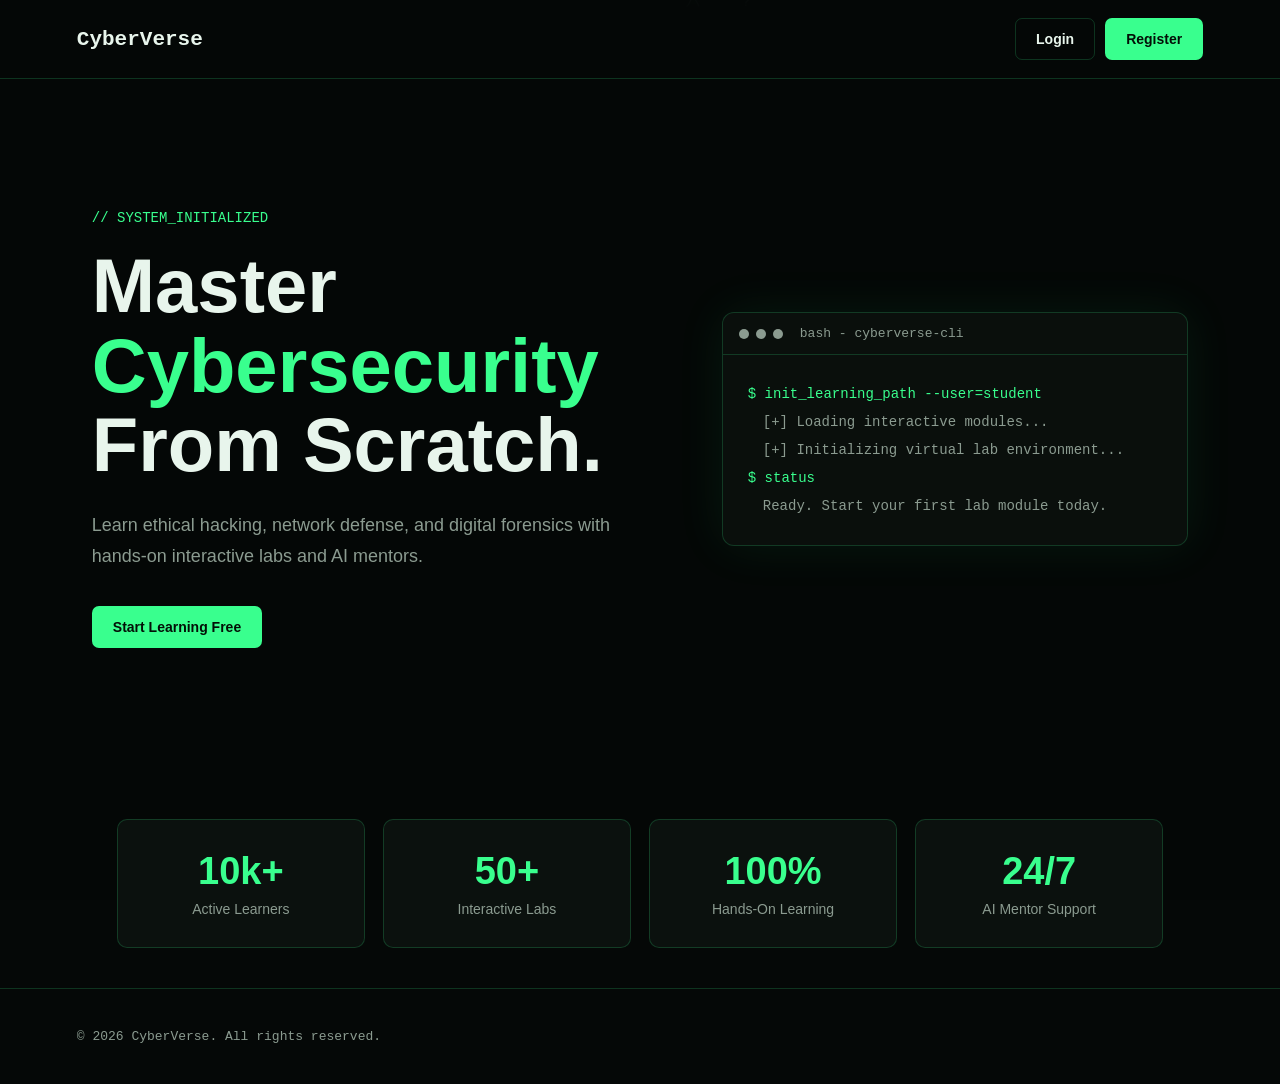
<file: CyberVerse — Master Cybersecurity/index.html>
<!doctype html><html><head><meta charset=utf8><meta name=viewport content="width=device-width,initial-scale=1"><style>:root{color-scheme:light}body{margin:0;padding:0;font:14px -apple-system,BlinkMacSystemFont,sans-serif;background:#fff;color:#000}img{max-width:100%}[hidden]:not([hidden=until-found i]){display:none!important}</style></head><body>
<!DOCTYPE html>
<html lang="en">

<head>
    <meta charset="UTF-8">
    <meta name="viewport" content="width=device-width, initial-scale=1.0">
    <title>CyberVerse — Master Cybersecurity</title>
    <link rel="stylesheet" href="css/style.css">
    <link rel="stylesheet" href="css/auth.css">
</head>

<body>

    <!-- Hacker Matrix Background -->
    <canvas id="matrixCanvas"></canvas>

    <!-- Top Navigation Bar -->
    <header class="navbar">
        <div class="logo">
            CyberVerse
        </div>

        <!-- Login and Register options in Navigation Bar -->
        <div id="navAuthArea" class="nav-buttons">
            <a href="login.html" class="btn btn-ghost">Login</a>
            <a href="register.html" class="btn btn-primary">Register</a>
        </div>
    </header>

    <main>
        <!-- Hero Section -->
        <section class="hero">
            <div>
                <p class="terminal-label">// SYSTEM_INITIALIZED</p>
                <h1>Master <span>Cybersecurity</span> From Scratch.</h1>
                <p class="hero-text">
                    Learn ethical hacking, network defense, and digital forensics with hands-on interactive labs and AI mentors.
                </p>
                <div class="hero-buttons">
                    <a href="register.html" class="btn btn-primary">Start Learning Free</a>
                </div>
            </div>

            <!-- Terminal Component -->
            <div class="terminal">
                <div class="terminal-header">
                    <span class="terminal-dot"></span>
                    <span class="terminal-dot"></span>
                    <span class="terminal-dot"></span>
                    <span class="terminal-title">bash - cyberverse-cli</span>
                </div>
                <div class="terminal-body">
                    <p class="green">$ init_learning_path --user=student</p>
                    <p class="output">[+] Loading interactive modules...</p>
                    <p class="output">[+] Initializing virtual lab environment...</p>
                    <p class="green">$ status</p>
                    <p class="output">Ready. Start your first lab module today.</p>
                </div>
            </div>
        </section>

        <!-- Stats Section -->
        <section class="stats">
            <div class="stat-card">
                <h2>10k+</h2>
                <p>Active Learners</p>
            </div>
            <div class="stat-card">
                <h2>50+</h2>
                <p>Interactive Labs</p>
            </div>
            <div class="stat-card">
                <h2>100%</h2>
                <p>Hands-On Learning</p>
            </div>
            <div class="stat-card">
                <h2>24/7</h2>
                <p>AI Mentor Support</p>
            </div>
        </section>
    </main>

    <footer>
        <p class="copyright">&copy; 2026 CyberVerse. All rights reserved.</p>
    </footer>

    <!-- Scripts -->
    <script src="js/script.js"></script>
    <script src="js/auth.js"></script>
</body>

</html>
</body></html>
</file>
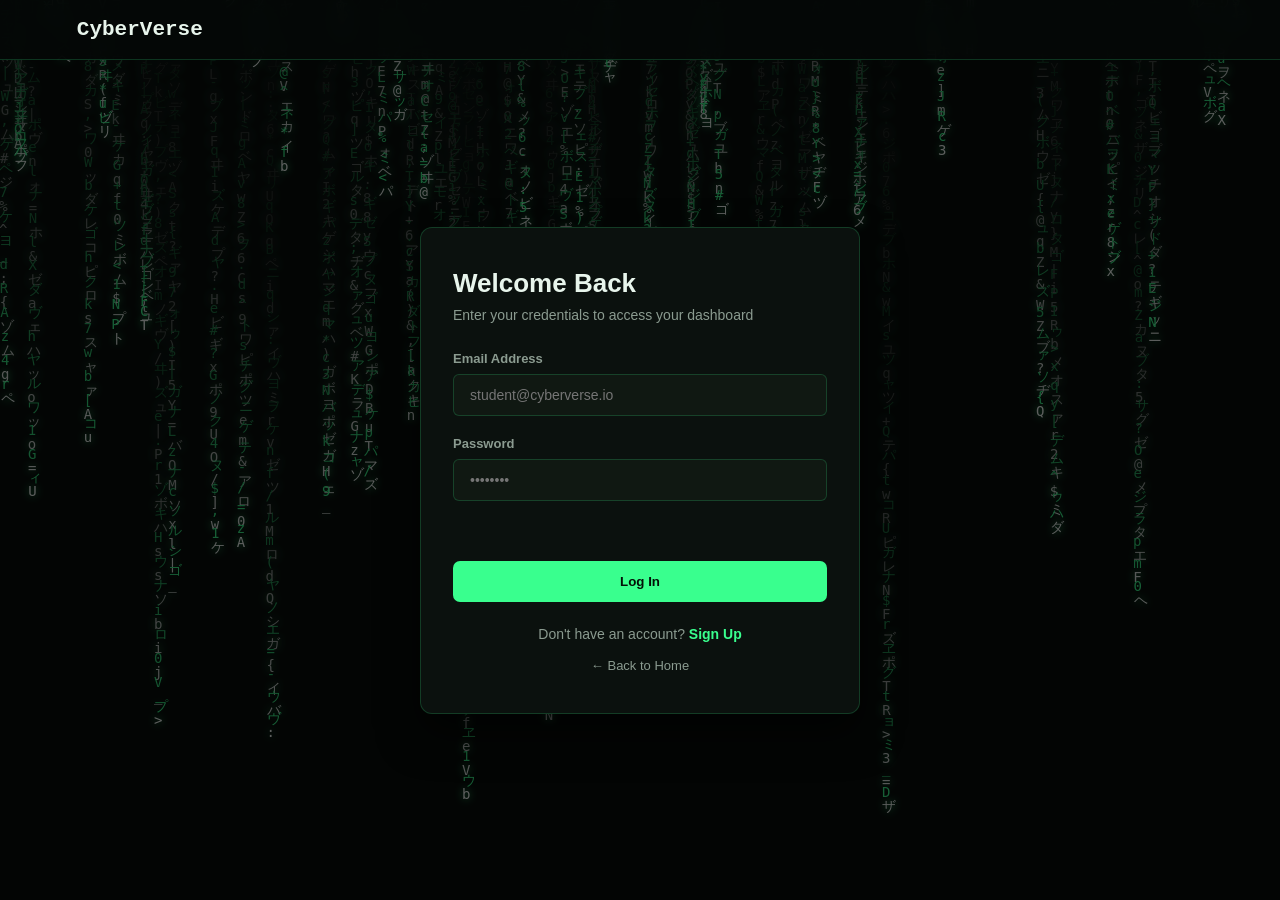
<file: CyberVerse — Master Cybersecurity/ai-mentors.html>
<!DOCTYPE html>
<html lang="en">

<head>
    <meta charset="UTF-8">
    <meta name="viewport" content="width=device-width, initial-scale=1.0">
    <title>CyberVerse — AI Mentors</title>
    <link rel="stylesheet" href="css/style.css">
    <link rel="stylesheet" href="css/auth.css">
    <link rel="stylesheet" href="css/pages.css">
</head>

<body>

    <canvas id="matrixCanvas"></canvas>

    <header class="navbar">

        <div class="logo">
            CyberVerse
        </div>

        <div class="profile-dropdown">
            <button id="avatarBtn" class="avatar-btn" aria-label="User Menu">
                <svg width="24" height="24" viewBox="0 0 24 24" fill="currentColor">
                    <path d="M12 2C6.48 2 2 6.48 2 12s4.48 10 10 10 10-4.48 10-10S17.52 2 12 2zm0 3c1.66 0 3 1.34 3 3s-1.34 3-3 3-3-1.34-3-3 1.34-3 3-3zm0 14.2c-2.5 0-4.71-1.28-6-3.22.03-1.99 4-3.08 6-3.08 1.99 0 5.97 1.09 6 3.08-1.29 1.94-3.5 3.22-6 3.22z" />
                </svg>
            </button>

            <div id="dropdownMenu" class="dropdown-content">
                <a href="index.html">Home</a>
                <a href="dashboard.html">Dashboard</a>
                <a href="roadmaps.html">Roadmaps</a>
                <a href="courses.html">Courses</a>
                <a href="labs.html">Labs</a>
                <a href="ai-mentors.html">AI Mentors</a>
                <a href="#" id="logoutBtn" class="dropdown-logout">Logout</a>
            </div>
        </div>

    </header>

    <main class="page-container">
        <section class="page-header">
            <p class="page-label">// AI MENTORS</p>
            <h1>Choose Your Mentor</h1>
            <p class="page-sub">Each mentor specializes in a different area of the curriculum. Pick one and ask a question to get started.</p>
        </section>

        <div id="mentorGrid" class="mentor-grid"></div>

        <div id="chatPanel" class="chat-panel">
            <div class="chat-header">
                <div class="mentor-avatar" id="chatAvatar"></div>
                <div class="chat-header-text">
                    <h4 id="chatName">Mentor</h4>
                    <p id="chatSpecialty">Specialty</p>
                </div>
            </div>
            <div id="chatMessages" class="chat-messages"></div>
            <div id="chatSuggestions" class="chat-suggestions"></div>
            <div class="chat-input-row">
                <input type="text" id="chatInput" placeholder="Ask a question...">
                <button id="chatSendBtn" class="btn btn-primary">Send</button>
            </div>
        </div>
    </main>

    <script src="js/script.js"></script>
    <script src="js/auth.js"></script>
    <script src="js/pages.js"></script>
</body>

</html>
</file>
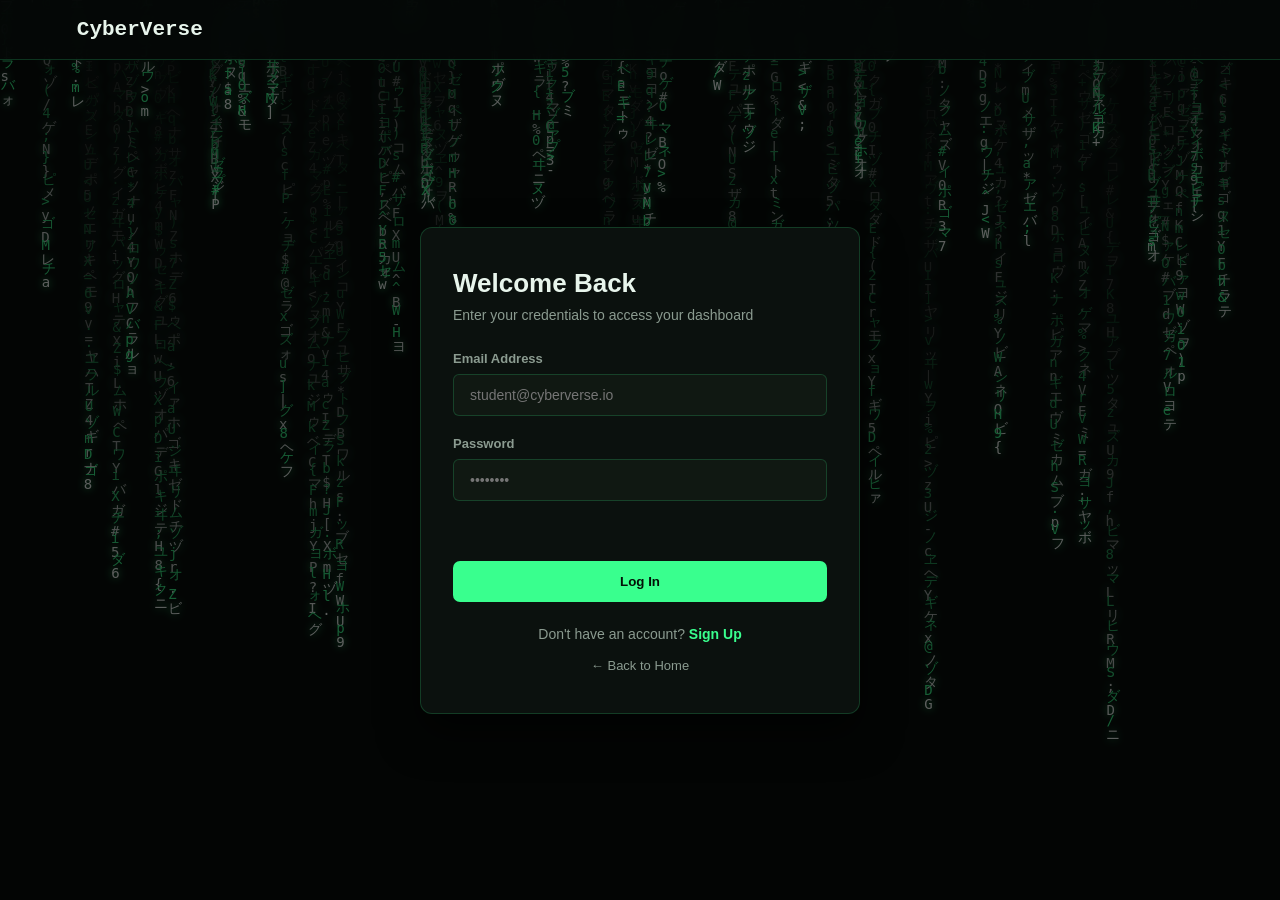
<file: CyberVerse — Master Cybersecurity/courses.html>
<!DOCTYPE html>
<html lang="en">

<head>
    <meta charset="UTF-8">
    <meta name="viewport" content="width=device-width, initial-scale=1.0">
    <title>CyberVerse — Courses</title>
    <link rel="stylesheet" href="css/style.css">
    <link rel="stylesheet" href="css/auth.css">
    <link rel="stylesheet" href="css/pages.css">
</head>

<body>

    <canvas id="matrixCanvas"></canvas>

    <header class="navbar">

        <div class="logo">
            CyberVerse
        </div>

        <div class="profile-dropdown">
            <button id="avatarBtn" class="avatar-btn" aria-label="User Menu">
                <svg width="24" height="24" viewBox="0 0 24 24" fill="currentColor">
                    <path d="M12 2C6.48 2 2 6.48 2 12s4.48 10 10 10 10-4.48 10-10S17.52 2 12 2zm0 3c1.66 0 3 1.34 3 3s-1.34 3-3 3-3-1.34-3-3 1.34-3 3-3zm0 14.2c-2.5 0-4.71-1.28-6-3.22.03-1.99 4-3.08 6-3.08 1.99 0 5.97 1.09 6 3.08-1.29 1.94-3.5 3.22-6 3.22z" />
                </svg>
            </button>

            <div id="dropdownMenu" class="dropdown-content">
                <a href="index.html">Home</a>
                <a href="dashboard.html">Dashboard</a>
                <a href="roadmaps.html">Roadmaps</a>
                <a href="courses.html">Courses</a>
                <a href="labs.html">Labs</a>
                <a href="ai-mentors.html">AI Mentors</a>
                <a href="#" id="logoutBtn" class="dropdown-logout">Logout</a>
            </div>
        </div>

    </header>

    <main class="page-container">
        <section class="page-header">
            <p class="page-label">// COURSE CATALOG</p>
            <h1>All Courses</h1>
            <p class="page-sub">The full CyberVerse curriculum — 9 courses, each with 3 levels and hands-on lesson content. Pick one to start learning.</p>
        </section>

        <div class="course-filters">
            <button class="filter-btn active" data-filter="all">All</button>
            <button class="filter-btn" data-filter="beginner">Beginner</button>
            <button class="filter-btn" data-filter="intermediate">Intermediate</button>
            <button class="filter-btn" data-filter="advanced">Advanced</button>
        </div>

        <div class="course-grid">

            <div class="course-card" data-level="beginner">
                <span class="course-card-num">01</span>
                <h3>Cybersecurity Fundamentals</h3>
                <p>Computers, networks and security basics — the CIA triad, how networks communicate, and the threat landscape.</p>
                <div class="module-meta"><span class="tag tag-beginner">Beginner</span><span class="module-lessons">6 lessons · 3 levels</span></div>
                <button class="btn btn-primary module-btn" data-module="1">View Course</button>
            </div>

            <div class="course-card" data-level="beginner">
                <span class="course-card-num">02</span>
                <h3>Security Hygiene</h3>
                <p>Passwords, MFA, safe browsing, device hardening and backup strategy for everyday safety.</p>
                <div class="module-meta"><span class="tag tag-beginner">Beginner</span><span class="module-lessons">6 lessons · 3 levels</span></div>
                <button class="btn btn-primary module-btn" data-module="2">View Course</button>
            </div>

            <div class="course-card" data-level="beginner">
                <span class="course-card-num">03</span>
                <h3>Common Cyber Threats</h3>
                <p>Phishing, malware, ransomware, DoS, man-in-the-middle, APTs and zero-days.</p>
                <div class="module-meta"><span class="tag tag-beginner">Beginner</span><span class="module-lessons">6 lessons · 3 levels</span></div>
                <button class="btn btn-primary module-btn" data-module="3">View Course</button>
            </div>

            <div class="course-card" data-level="intermediate">
                <span class="course-card-num">04</span>
                <h3>Network Security</h3>
                <p>Firewalls, VPNs, IDS/IPS, wireless security, Zero Trust and SIEM monitoring.</p>
                <div class="module-meta"><span class="tag tag-intermediate">Intermediate</span><span class="module-lessons">6 lessons · 3 levels</span></div>
                <button class="btn btn-primary module-btn" data-module="4">View Course</button>
            </div>

            <div class="course-card" data-level="intermediate">
                <span class="course-card-num">05</span>
                <h3>Defense Basics</h3>
                <p>Encryption, authentication vs. authorization, access control, PKI and endpoint protection.</p>
                <div class="module-meta"><span class="tag tag-intermediate">Intermediate</span><span class="module-lessons">6 lessons · 3 levels</span></div>
                <button class="btn btn-primary module-btn" data-module="5">View Course</button>
            </div>

            <div class="course-card" data-level="intermediate">
                <span class="course-card-num">06</span>
                <h3>Ethical Hacking &amp; Pen Testing</h3>
                <p>The full pen test methodology — recon, scanning, exploitation, escalation and reporting.</p>
                <div class="module-meta"><span class="tag tag-intermediate">Intermediate</span><span class="module-lessons">6 lessons · 3 levels</span></div>
                <button class="btn btn-primary module-btn" data-module="6">View Course</button>
            </div>

            <div class="course-card" data-level="advanced">
                <span class="course-card-num">07</span>
                <h3>Web Application Security</h3>
                <p>OWASP Top 10, SQL injection, XSS, CSRF, session hijacking and API security.</p>
                <div class="module-meta"><span class="tag tag-advanced">Advanced</span><span class="module-lessons">6 lessons · 3 levels</span></div>
                <button class="btn btn-primary module-btn" data-module="7">View Course</button>
            </div>

            <div class="course-card" data-level="advanced">
                <span class="course-card-num">08</span>
                <h3>Digital Forensics &amp; Incident Response</h3>
                <p>The IR lifecycle, evidence handling, log and memory forensics, and incident reporting.</p>
                <div class="module-meta"><span class="tag tag-advanced">Advanced</span><span class="module-lessons">6 lessons · 3 levels</span></div>
                <button class="btn btn-primary module-btn" data-module="8">View Course</button>
            </div>

            <div class="course-card" data-level="advanced">
                <span class="course-card-num">09</span>
                <h3>Practical Security Labs</h3>
                <p>Capstone labs, CTFs, bug bounty basics, certification paths and staying current.</p>
                <div class="module-meta"><span class="tag tag-advanced">Advanced</span><span class="module-lessons">6 lessons · 3 levels</span></div>
                <button class="btn btn-primary module-btn" data-module="9">View Course</button>
            </div>

        </div>
    </main>

    <!-- Module Content Modal (shared with Dashboard) -->
    <div id="moduleModal" class="modal-overlay">
        <div class="modal-card">
            <button id="modalCloseBtn" class="modal-close" aria-label="Close">&times;</button>

            <div id="levelPickerView" class="level-picker-view">
                <p class="modal-module-label">// MODULE</p>
                <h2 id="modalModuleTitle">Module</h2>
                <p class="level-picker-sub">Choose a level to begin</p>
                <div id="levelCards" class="level-cards"></div>
            </div>

            <div id="lessonView" class="lesson-view">
                <div class="modal-sidebar">
                    <button id="backToLevelsBtn" class="back-to-levels">&larr; Levels</button>
                    <p class="modal-module-label" id="activeLevelLabel"></p>
                    <ul id="modalLessonList" class="lesson-list"></ul>
                </div>
                <div class="modal-main">
                    <p class="modal-lesson-index" id="modalLessonIndex"></p>
                    <h3 id="modalLessonTitle">Lesson</h3>
                    <div id="modalLessonBody" class="modal-lesson-body"></div>
                    <div class="modal-footer">
                        <button id="modalPrevBtn" class="btn btn-ghost">&larr; Previous</button>
                        <button id="modalCompleteBtn" class="btn btn-outline">Mark as Complete</button>
                        <button id="modalNextBtn" class="btn btn-primary">Next &rarr;</button>
                    </div>
                </div>
            </div>
        </div>
    </div>

    <script src="js/script.js"></script>
    <script src="js/auth.js"></script>
    <script src="js/modules.js"></script>
    <script src="js/pages.js"></script>
</body>

</html>
</file>
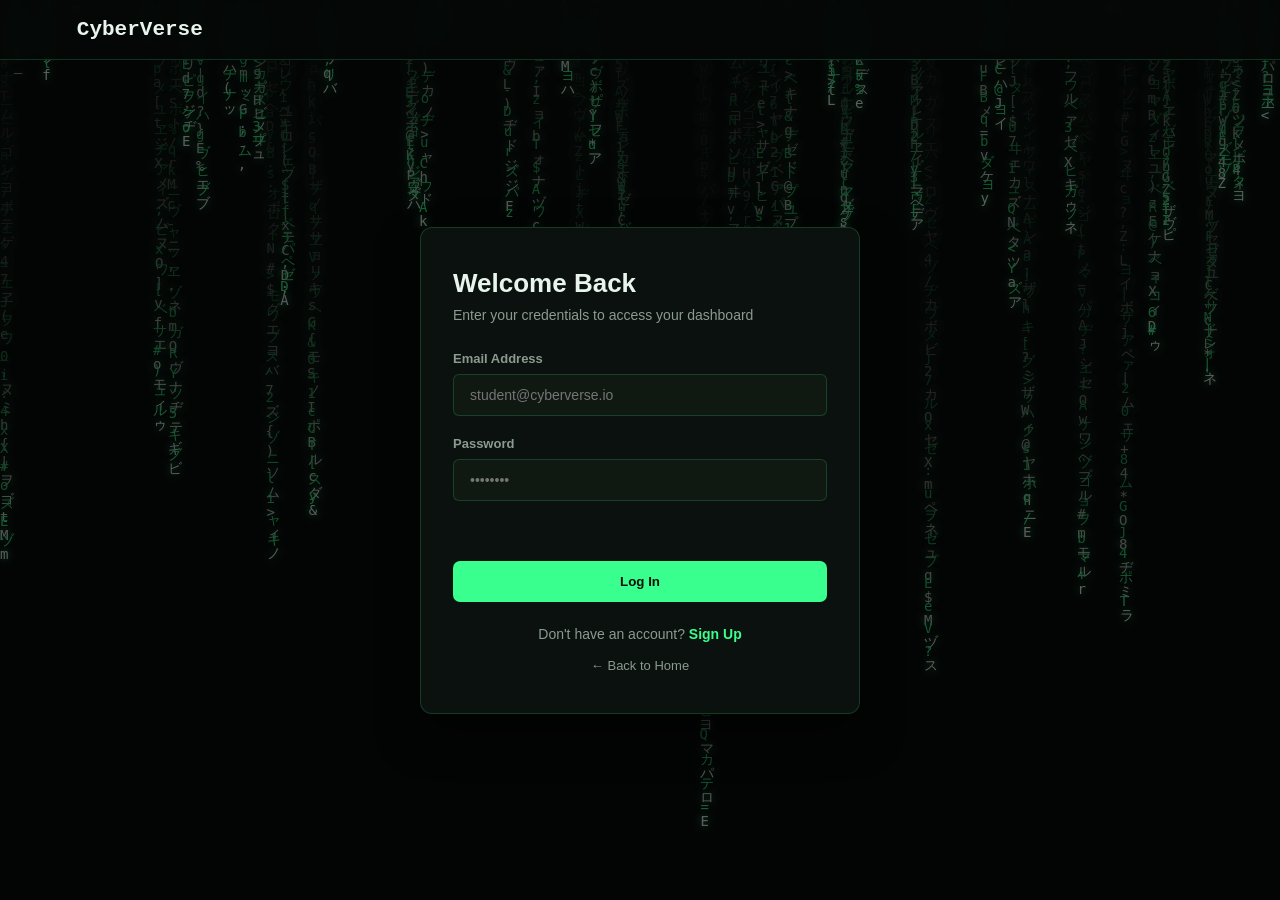
<file: CyberVerse — Master Cybersecurity/dashboard.html>
<!DOCTYPE html>
<html lang="en">

<head>
    <meta charset="UTF-8">
    <meta name="viewport" content="width=device-width, initial-scale=1.0">
    <title>CyberVerse — Dashboard</title>
    <link rel="stylesheet" href="css/style.css">
    <link rel="stylesheet" href="css/auth.css">
</head>

<body>

    <canvas id="matrixCanvas"></canvas>

    <header class="navbar">

     <div class="logo">
            CyberVerse
        </div>

        <div class="profile-dropdown">
            <button id="avatarBtn" class="avatar-btn" aria-label="User Menu">
                <svg width="24" height="24" viewBox="0 0 24 24" fill="currentColor">
                    <path d="M12 2C6.48 2 2 6.48 2 12s4.48 10 10 10 10-4.48 10-10S17.52 2 12 2zm0 3c1.66 0 3 1.34 3 3s-1.34 3-3 3-3-1.34-3-3 1.34-3 3-3zm0 14.2c-2.5 0-4.71-1.28-6-3.22.03-1.99 4-3.08 6-3.08 1.99 0 5.97 1.09 6 3.08-1.29 1.94-3.5 3.22-6 3.22z"/>
                </svg>
            </button>
            
            <div id="dropdownMenu" class="dropdown-content">
                <a href="index.html">Home</a>
                <a href="roadmaps.html">Roadmaps</a>
                <a href="courses.html">Courses</a>
                <a href="labs.html">Labs</a>
                <a href="ai-mentors.html">AI Mentors</a>
                <a href="#" id="logoutBtn" class="dropdown-logout">Logout</a>
            </div>
        </div>

    </header>

    <main class="dashboard-container">

        <section class="dashboard-header">
            <div>
                <p class="dashboard-label">// USER DASHBOARD</p>
                <h1>Welcome, <span id="userName">Student</span></h1>
                <p id="userEmail"></p>
            </div>
        </section>

        <section class="dashboard-stats">
            <div class="dashboard-card">
                <span>📚</span>
                <h2 id="completedLessons">0</h2>
                <p>Lessons Completed</p>
            </div>

            <div class="dashboard-card">
                <span>🧪</span>
                <h2 id="completedLabs">0</h2>
                <p>Labs Completed</p>
            </div>

            <div class="dashboard-card">
                <span>🎯</span>
                <h2 id="quizScore">0%</h2>
                <p>Quiz Average</p>
            </div>
        </section>

        <section class="progress-section">
            <h2>Your Learning Progress</h2>
            <div class="progress-bar">
                <div id="progressFill" class="progress-fill"></div>
            </div>
            <p id="progressText">0% completed</p>
        </section>

        <section class="modules">
            <h2>Learning Modules</h2>

            <div class="module-list">
                <div class="module-row">
                    <span>01</span>
                    <div>
                        <h3>Cybersecurity Fundamentals</h3>
                        <p>Computers, networks and security basics.</p>
                        <div class="module-meta"><span class="tag tag-beginner">Beginner</span><span class="module-lessons">6 lessons · 3 levels</span></div>
                    </div>
                    <button class="module-btn" data-module="1">Start</button>
                </div>

                <div class="module-row">
                    <span>02</span>
                    <div>
                        <h3>Security Hygiene</h3>
                        <p>Passwords, MFA and safe browsing habits.</p>
                        <div class="module-meta"><span class="tag tag-beginner">Beginner</span><span class="module-lessons">6 lessons · 3 levels</span></div>
                    </div>
                    <button class="module-btn" data-module="2">Start</button>
                </div>

                <div class="module-row">
                    <span>03</span>
                    <div>
                        <h3>Common Cyber Threats</h3>
                        <p>Phishing, malware, ransomware and social engineering.</p>
                        <div class="module-meta"><span class="tag tag-beginner">Beginner</span><span class="module-lessons">6 lessons · 3 levels</span></div>
                    </div>
                    <button class="module-btn" data-module="3">Start</button>
                </div>

                <div class="module-row">
                    <span>04</span>
                    <div>
                        <h3>Network Security</h3>
                        <p>Firewalls, VPNs, IDS/IPS and secure network design.</p>
                        <div class="module-meta"><span class="tag tag-intermediate">Intermediate</span><span class="module-lessons">6 lessons · 3 levels</span></div>
                    </div>
                    <button class="module-btn" data-module="4">Start</button>
                </div>

                <div class="module-row">
                    <span>05</span>
                    <div>
                        <h3>Defense Basics</h3>
                        <p>Encryption, authentication and access control.</p>
                        <div class="module-meta"><span class="tag tag-intermediate">Intermediate</span><span class="module-lessons">6 lessons · 3 levels</span></div>
                    </div>
                    <button class="module-btn" data-module="5">Start</button>
                </div>

                <div class="module-row">
                    <span>06</span>
                    <div>
                        <h3>Ethical Hacking &amp; Pen Testing</h3>
                        <p>Reconnaissance, scanning, exploitation and reporting.</p>
                        <div class="module-meta"><span class="tag tag-intermediate">Intermediate</span><span class="module-lessons">6 lessons · 3 levels</span></div>
                    </div>
                    <button class="module-btn" data-module="6">Start</button>
                </div>

                <div class="module-row">
                    <span>07</span>
                    <div>
                        <h3>Web Application Security</h3>
                        <p>OWASP Top 10, SQL injection, XSS and secure coding.</p>
                        <div class="module-meta"><span class="tag tag-advanced">Advanced</span><span class="module-lessons">6 lessons · 3 levels</span></div>
                    </div>
                    <button class="module-btn" data-module="7">Start</button>
                </div>

                <div class="module-row">
                    <span>08</span>
                    <div>
                        <h3>Digital Forensics &amp; Incident Response</h3>
                        <p>Evidence collection, log analysis and IR playbooks.</p>
                        <div class="module-meta"><span class="tag tag-advanced">Advanced</span><span class="module-lessons">6 lessons · 3 levels</span></div>
                    </div>
                    <button class="module-btn" data-module="8">Start</button>
                </div>

                <div class="module-row">
                    <span>09</span>
                    <div>
                        <h3>Practical Security Labs</h3>
                        <p>Capstone labs across real-world attack and defense scenarios.</p>
                        <div class="module-meta"><span class="tag tag-advanced">Advanced</span><span class="module-lessons">6 lessons · 3 levels</span></div>
                    </div>
                    <button class="module-btn" data-module="9">Start</button>
                </div>
            </div>
        </section>

    </main>

    <!-- Module Content Modal -->
    <div id="moduleModal" class="modal-overlay">
        <div class="modal-card">
            <button id="modalCloseBtn" class="modal-close" aria-label="Close">&times;</button>

            <!-- Step 1: Level picker -->
            <div id="levelPickerView" class="level-picker-view">
                <p class="modal-module-label">// MODULE</p>
                <h2 id="modalModuleTitle">Module</h2>
                <p class="level-picker-sub">Choose a level to begin</p>
                <div id="levelCards" class="level-cards"></div>
            </div>

            <!-- Step 2: Lessons within a chosen level -->
            <div id="lessonView" class="lesson-view">
                <div class="modal-sidebar">
                    <button id="backToLevelsBtn" class="back-to-levels">&larr; Levels</button>
                    <p class="modal-module-label" id="activeLevelLabel"></p>
                    <ul id="modalLessonList" class="lesson-list"></ul>
                </div>
                <div class="modal-main">
                    <p class="modal-lesson-index" id="modalLessonIndex"></p>
                    <h3 id="modalLessonTitle">Lesson</h3>
                    <div id="modalLessonBody" class="modal-lesson-body"></div>
                    <div class="modal-footer">
                        <button id="modalPrevBtn" class="btn btn-ghost">&larr; Previous</button>
                        <button id="modalCompleteBtn" class="btn btn-outline">Mark as Complete</button>
                        <button id="modalNextBtn" class="btn btn-primary">Next &rarr;</button>
                    </div>
                </div>
            </div>
        </div>
    </div>

    <script src="js/script.js"></script>
    <script src="js/auth.js"></script>
    <script src="js/modules.js"></script>

    <script>
        const avatarBtn = document.getElementById('avatarBtn');
        const dropdownMenu = document.getElementById('dropdownMenu');

        avatarBtn.addEventListener('click', (e) => {
            e.stopPropagation();
            dropdownMenu.classList.toggle('show');
        });

        document.addEventListener('click', () => {
            if (dropdownMenu.classList.contains('show')) {
                dropdownMenu.classList.remove('show');
            }
        });
    </script>

</body>
</html>
</file>
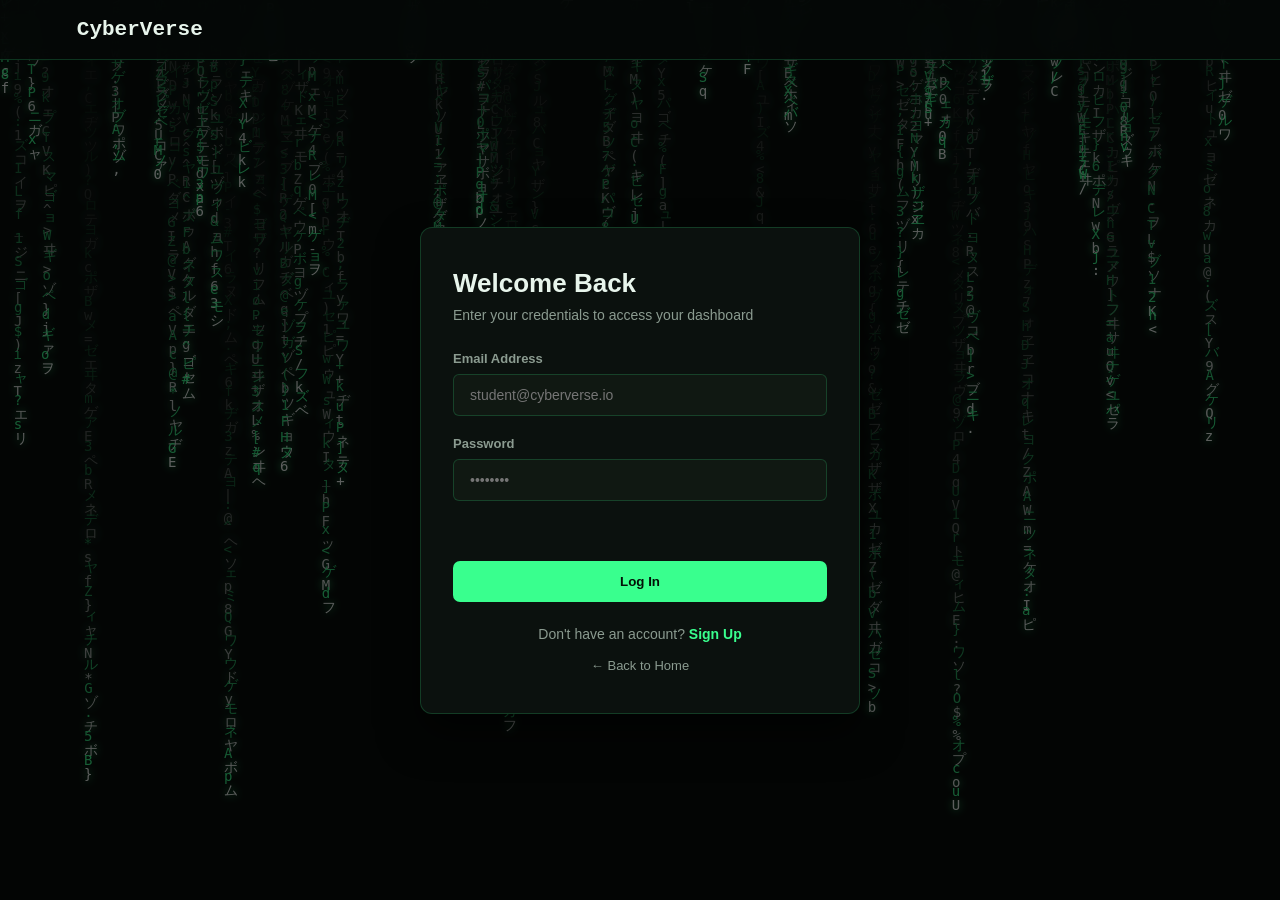
<file: CyberVerse — Master Cybersecurity/labs.html>
<!DOCTYPE html>
<html lang="en">

<head>
    <meta charset="UTF-8">
    <meta name="viewport" content="width=device-width, initial-scale=1.0">
    <title>CyberVerse — Labs</title>
    <link rel="stylesheet" href="css/style.css">
    <link rel="stylesheet" href="css/auth.css">
    <link rel="stylesheet" href="css/pages.css">
</head>

<body>

    <canvas id="matrixCanvas"></canvas>

    <header class="navbar">

        <div class="logo">
            CyberVerse
        </div>

        <div class="profile-dropdown">
            <button id="avatarBtn" class="avatar-btn" aria-label="User Menu">
                <svg width="24" height="24" viewBox="0 0 24 24" fill="currentColor">
                    <path d="M12 2C6.48 2 2 6.48 2 12s4.48 10 10 10 10-4.48 10-10S17.52 2 12 2zm0 3c1.66 0 3 1.34 3 3s-1.34 3-3 3-3-1.34-3-3 1.34-3 3-3zm0 14.2c-2.5 0-4.71-1.28-6-3.22.03-1.99 4-3.08 6-3.08 1.99 0 5.97 1.09 6 3.08-1.29 1.94-3.5 3.22-6 3.22z" />
                </svg>
            </button>

            <div id="dropdownMenu" class="dropdown-content">
                <a href="index.html">Home</a>
                <a href="dashboard.html">Dashboard</a>
                <a href="roadmaps.html">Roadmaps</a>
                <a href="courses.html">Courses</a>
                <a href="labs.html">Labs</a>
                <a href="ai-mentors.html">AI Mentors</a>
                <a href="#" id="logoutBtn" class="dropdown-logout">Logout</a>
            </div>
        </div>

    </header>

    <main class="page-container">
        <section class="page-header">
            <p class="page-label">// PRACTICAL LABS</p>
            <h1>Hands-On Labs</h1>
            <p class="page-sub">Step-by-step practical exercises to run in your own lab environment. Launch a lab for the instructions, then mark it complete when you're done.</p>
        </section>

        <div id="labGrid" class="lab-grid"></div>
    </main>

    <!-- Lab Instructions Modal -->
    <div id="labModal" class="modal-overlay">
        <div class="lab-modal-card">
            <button id="labModalCloseBtn" class="modal-close" aria-label="Close">&times;</button>
            <p class="modal-module-label">// LAB</p>
            <h3 id="labModalTitle">Lab Title</h3>
            <div id="labModalMeta"></div>
            <p id="labModalDesc"></p>
            <ul id="labModalSteps" class="lab-step-list"></ul>
            <div class="lab-modal-footer">
                <button id="labModalCompleteBtn" class="btn btn-outline">Mark Lab as Complete</button>
            </div>
        </div>
    </div>

    <script src="js/script.js"></script>
    <script src="js/auth.js"></script>
    <script src="js/pages.js"></script>
</body>

</html>
</file>
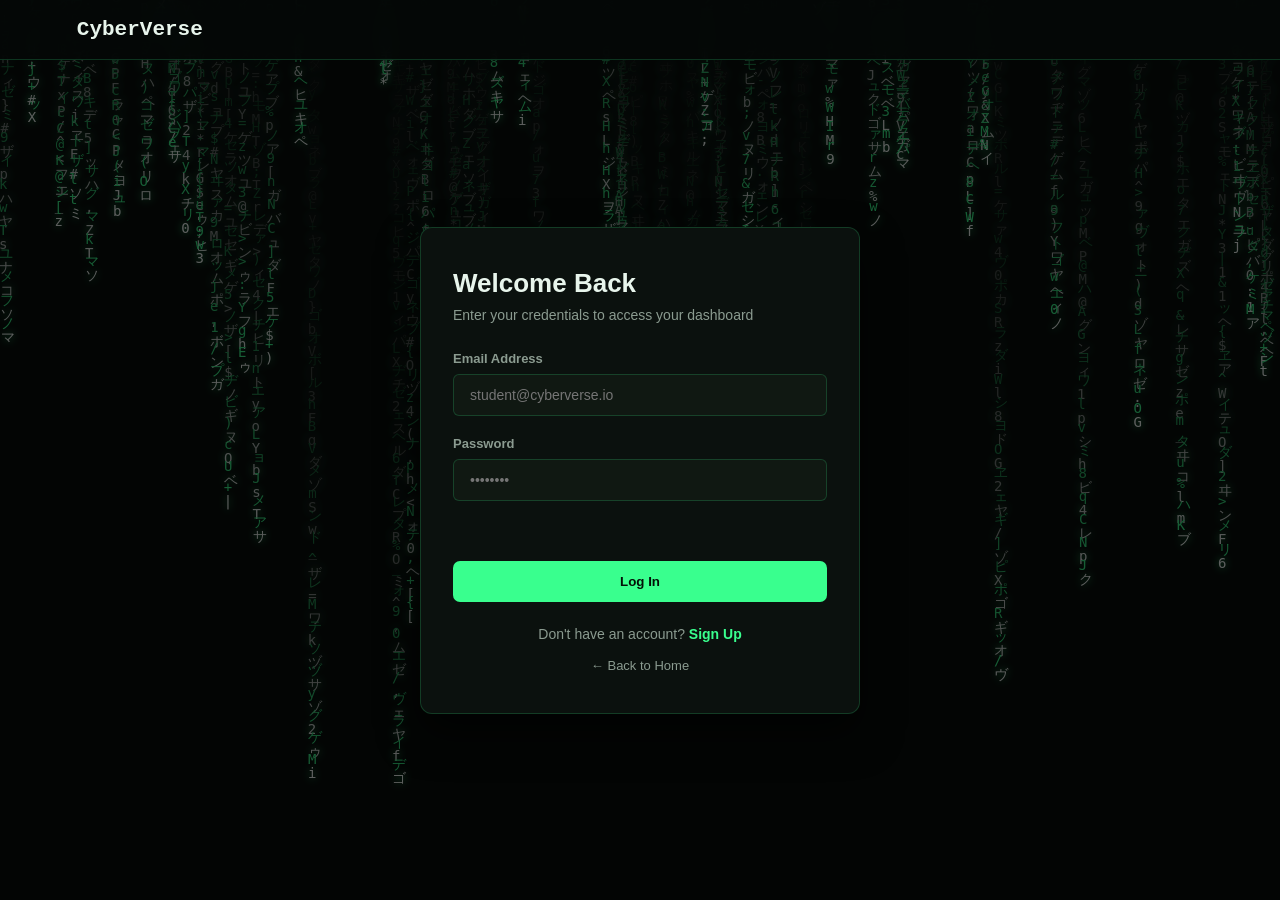
<file: CyberVerse — Master Cybersecurity/login.html>
<!DOCTYPE html>
<html lang="en">

<head>
    <meta charset="UTF-8">
    <meta name="viewport" content="width=device-width, initial-scale=1.0">
    <title>CyberVerse — Login</title>
    <link rel="stylesheet" href="css/style.css">
    <link rel="stylesheet" href="css/auth.css">
</head>

<body>

    <!-- Background Matrix Animation -->
    <canvas id="matrixCanvas"></canvas>

    <!-- Top Navigation Header -->
    <header class="navbar">
        <div class="logo">
            <a href="index.html">CyberVerse</a>
        </div>

    </header>

    <div class="auth-page">
        <div class="auth-container">
            <div class="auth-card">
                <h1>Welcome Back</h1>
                <p class="auth-subtitle">Enter your credentials to access your dashboard</p>

                <form id="loginForm">
                    <label for="email">Email Address</label>
                    <input type="email" id="email" placeholder="student@cyberverse.io" required>

                    <label for="password">Password</label>
                    <input type="password" id="password" placeholder="••••••••" required>

                    <div id="formError" class="form-error"></div>

                    <button type="submit" class="btn btn-primary auth-button">Log In</button>
                </form>

                <p class="auth-bottom">
                    Don't have an account? <a href="register.html">Sign Up</a>
                </p>
                <a href="index.html" class="back-home">&larr; Back to Home</a>
            </div>
        </div>
    </div>

    <script src="js/script.js"></script>
    <script src="js/auth.js"></script>
</body>

</html>
</file>
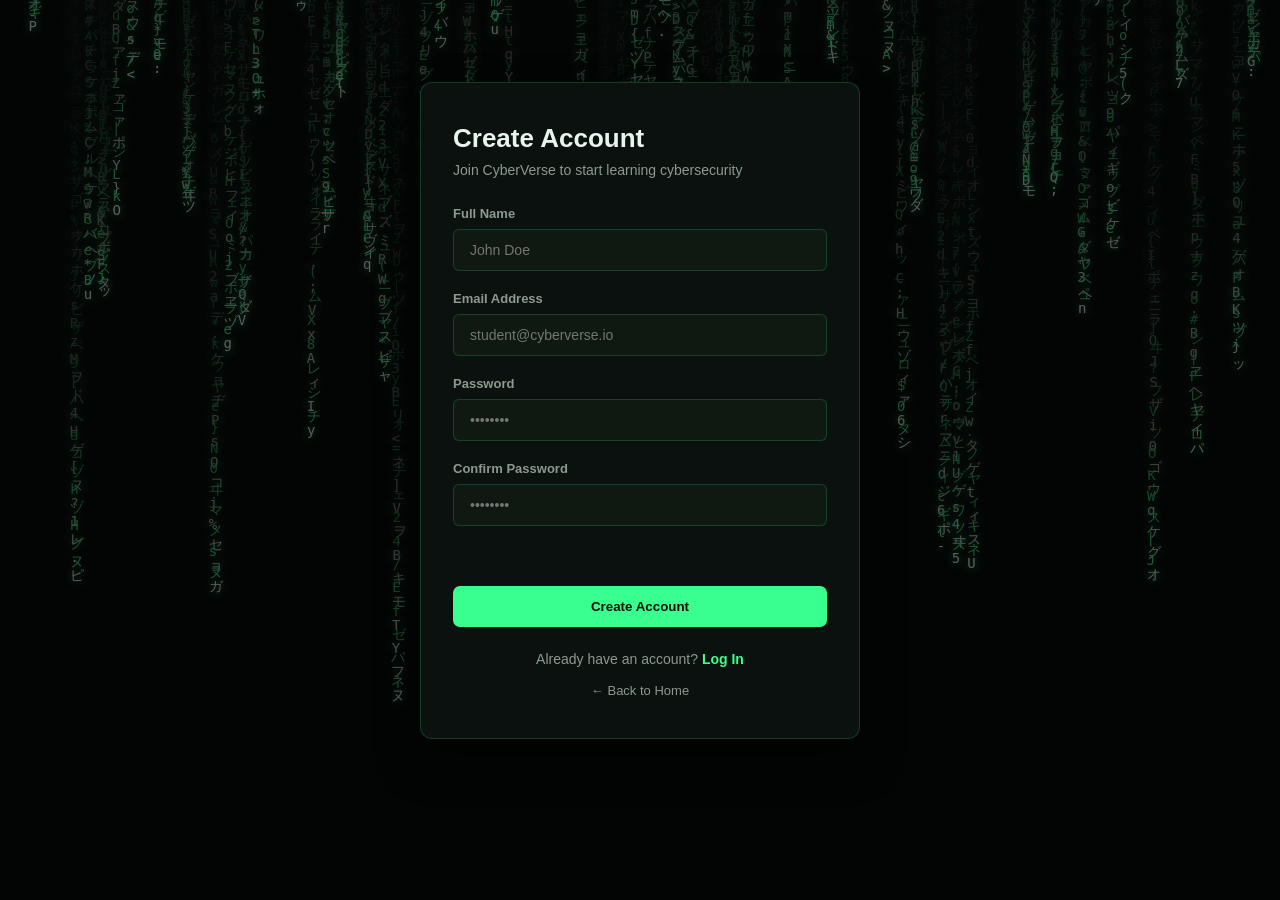
<file: CyberVerse — Master Cybersecurity/register.html>
<!DOCTYPE html>
<html lang="en">

<head>
    <meta charset="UTF-8">
    <meta name="viewport" content="width=device-width, initial-scale=1.0">
    <title>CyberVerse — Register</title>
    <link rel="stylesheet" href="css/style.css">
    <link rel="stylesheet" href="css/auth.css">
</head>

<body>

    <canvas id="matrixCanvas"></canvas>

    <div class="auth-page">
        <div class="auth-container">
            <div class="auth-card">
                <h1>Create Account</h1>
                <p class="auth-subtitle">Join CyberVerse to start learning cybersecurity</p>

                <form id="registerForm">
                    <label for="fullName">Full Name</label>
                    <input type="text" id="fullName" placeholder="John Doe" required>

                    <label for="email">Email Address</label>
                    <input type="email" id="email" placeholder="student@cyberverse.io" required>

                    <label for="password">Password</label>
                    <input type="password" id="password" placeholder="••••••••" required>

                    <!-- New Confirm Password Field -->
                    <label for="confirmPassword">Confirm Password</label>
                    <input type="password" id="confirmPassword" placeholder="••••••••" required>

                    <div id="formError" class="form-error"></div>

                    <button type="submit" class="btn btn-primary auth-button">Create Account</button>
                </form>

                <p class="auth-bottom">
                    Already have an account? <a href="login.html">Log In</a>
                </p>
                <a href="index.html" class="back-home">&larr; Back to Home</a>
            </div>
        </div>
    </div>

    <script src="js/script.js"></script>
    <script src="js/auth.js"></script>
</body>

</html>
</file>
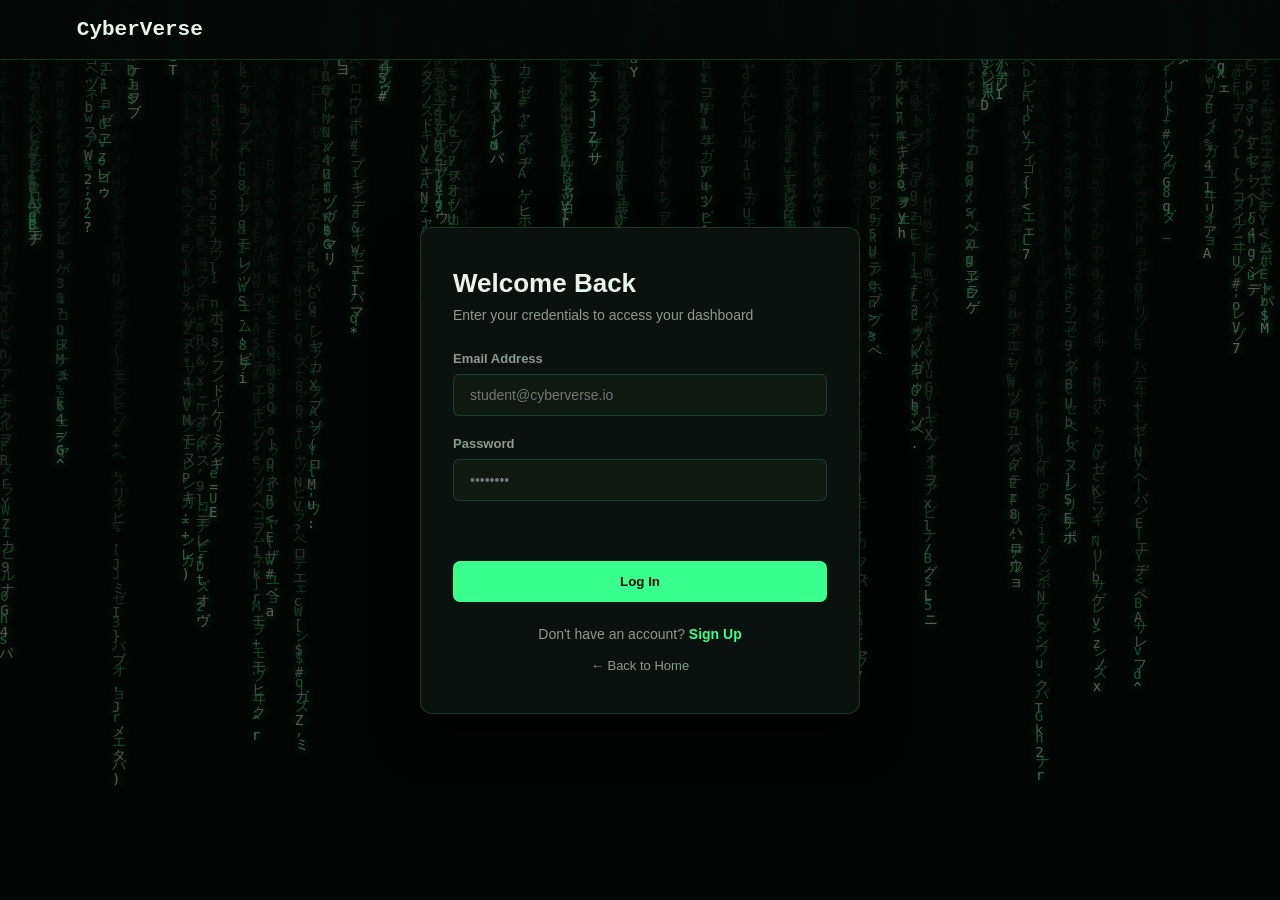
<file: CyberVerse — Master Cybersecurity/roadmaps.html>
<!DOCTYPE html>
<html lang="en">

<head>
    <meta charset="UTF-8">
    <meta name="viewport" content="width=device-width, initial-scale=1.0">
    <title>CyberVerse — Roadmaps</title>
    <link rel="stylesheet" href="css/style.css">
    <link rel="stylesheet" href="css/auth.css">
    <link rel="stylesheet" href="css/pages.css">
</head>

<body>

    <canvas id="matrixCanvas"></canvas>

    <header class="navbar">

        <div class="logo">
            CyberVerse
        </div>

        <div class="profile-dropdown">
            <button id="avatarBtn" class="avatar-btn" aria-label="User Menu">
                <svg width="24" height="24" viewBox="0 0 24 24" fill="currentColor">
                    <path d="M12 2C6.48 2 2 6.48 2 12s4.48 10 10 10 10-4.48 10-10S17.52 2 12 2zm0 3c1.66 0 3 1.34 3 3s-1.34 3-3 3-3-1.34-3-3 1.34-3 3-3zm0 14.2c-2.5 0-4.71-1.28-6-3.22.03-1.99 4-3.08 6-3.08 1.99 0 5.97 1.09 6 3.08-1.29 1.94-3.5 3.22-6 3.22z" />
                </svg>
            </button>

            <div id="dropdownMenu" class="dropdown-content">
                <a href="index.html">Home</a>
                <a href="dashboard.html">Dashboard</a>
                <a href="roadmaps.html">Roadmaps</a>
                <a href="courses.html">Courses</a>
                <a href="labs.html">Labs</a>
                <a href="ai-mentors.html">AI Mentors</a>
                <a href="#" id="logoutBtn" class="dropdown-logout">Logout</a>
            </div>
        </div>

    </header>

    <main class="page-container">
        <section class="page-header">
            <p class="page-label">// LEARNING ROADMAPS</p>
            <h1>Choose Your Path</h1>
            <p class="page-sub">Each roadmap orders the course catalog into a sequence built for a specific cybersecurity role. Expand a path to see the recommended order.</p>
        </section>

        <div class="roadmap-list">

            <details class="roadmap-card" open>
                <summary>
                    <span class="roadmap-icon">🛡️</span>
                    <span class="roadmap-summary-text">
                        <h3>SOC Analyst Path</h3>
                        <p>Monitor, detect and triage threats as a frontline defender.</p>
                    </span>
                    <span class="roadmap-chevron">&#9654;</span>
                </summary>
                <div class="roadmap-steps">
                    <div class="roadmap-step" data-step="1">
                        <h4>Cybersecurity Fundamentals</h4>
                        <p>Build the CIA triad and core vocabulary before anything else.</p>
                    </div>
                    <div class="roadmap-step" data-step="2">
                        <h4>Common Cyber Threats</h4>
                        <p>Learn to recognize the phishing, malware and DoS activity you'll be triaging.</p>
                    </div>
                    <div class="roadmap-step" data-step="3">
                        <h4>Network Security</h4>
                        <p>Understand what normal traffic looks like so abnormal traffic stands out.</p>
                    </div>
                    <div class="roadmap-step" data-step="4">
                        <h4>Defense Basics</h4>
                        <p>Learn the controls you'll be verifying are actually working.</p>
                    </div>
                    <div class="roadmap-step" data-step="5">
                        <h4>Digital Forensics &amp; Incident Response</h4>
                        <p>The core SOC skill — investigate alerts and respond to real incidents.</p>
                    </div>
                    <div class="roadmap-step" data-step="6">
                        <h4>Practical Security Labs</h4>
                        <p>Practice triage and investigation hands-on in a safe lab environment.</p>
                    </div>
                </div>
            </details>

            <details class="roadmap-card">
                <summary>
                    <span class="roadmap-icon">🕵️</span>
                    <span class="roadmap-summary-text">
                        <h3>Penetration Tester Path</h3>
                        <p>Learn to think offensively and responsibly break things.</p>
                    </span>
                    <span class="roadmap-chevron">&#9654;</span>
                </summary>
                <div class="roadmap-steps">
                    <div class="roadmap-step" data-step="1">
                        <h4>Cybersecurity Fundamentals</h4>
                        <p>Get the networking and threat-landscape basics down first.</p>
                    </div>
                    <div class="roadmap-step" data-step="2">
                        <h4>Network Security</h4>
                        <p>Know how firewalls, VPNs and IDS/IPS work before trying to get past them.</p>
                    </div>
                    <div class="roadmap-step" data-step="3">
                        <h4>Web Application Security</h4>
                        <p>Learn the OWASP Top 10 — the vulnerability classes you'll exploit most often.</p>
                    </div>
                    <div class="roadmap-step" data-step="4">
                        <h4>Ethical Hacking &amp; Pen Testing</h4>
                        <p>The core methodology: recon, scanning, exploitation, reporting.</p>
                    </div>
                    <div class="roadmap-step" data-step="5">
                        <h4>Practical Security Labs</h4>
                        <p>Build muscle memory with CTFs and a bug bounty mindset.</p>
                    </div>
                    <div class="roadmap-step" data-step="6">
                        <h4>Digital Forensics &amp; Incident Response</h4>
                        <p>Know what defenders see, so you understand exactly what you leave behind.</p>
                    </div>
                </div>
            </details>

            <details class="roadmap-card">
                <summary>
                    <span class="roadmap-icon">🏗️</span>
                    <span class="roadmap-summary-text">
                        <h3>Security Engineer Path</h3>
                        <p>Design and build the systems that keep everything else safe.</p>
                    </span>
                    <span class="roadmap-chevron">&#9654;</span>
                </summary>
                <div class="roadmap-steps">
                    <div class="roadmap-step" data-step="1">
                        <h4>Cybersecurity Fundamentals</h4>
                        <p>Frameworks and risk management — the language you'll design controls around.</p>
                    </div>
                    <div class="roadmap-step" data-step="2">
                        <h4>Defense Basics</h4>
                        <p>Encryption, PKI and access control — the building blocks of every control you'll ship.</p>
                    </div>
                    <div class="roadmap-step" data-step="3">
                        <h4>Network Security</h4>
                        <p>Firewalls, Zero Trust architecture and SIEM design at scale.</p>
                    </div>
                    <div class="roadmap-step" data-step="4">
                        <h4>Security Hygiene</h4>
                        <p>Hardening checklists and automation you'll apply across a whole fleet of systems.</p>
                    </div>
                    <div class="roadmap-step" data-step="5">
                        <h4>Web Application Security</h4>
                        <p>Secure coding awareness so the systems you build aren't the next finding.</p>
                    </div>
                    <div class="roadmap-step" data-step="6">
                        <h4>Practical Security Labs</h4>
                        <p>Build and harden your own lab environment end-to-end.</p>
                    </div>
                </div>
            </details>

        </div>
    </main>

    <script src="js/script.js"></script>
    <script src="js/auth.js"></script>
    <script src="js/pages.js"></script>
</body>

</html>
</file>
<file: CyberVerse — Master Cybersecurity/css/style.css>
:root {
    --bg: #050807;
    --panel: #0b110e;
    --panel-light: #101812;

    --green: #39ff8e;
    --blue: #4dd8ff;
    --red: #ff4d6d;

    --text: #e8f5ec;
    --muted: #8b9b90;

    --border: rgba(57, 255, 142, 0.18);

    --font-main: Arial, Helvetica, sans-serif;
    --font-mono: "Courier New", monospace;
}

* {
    margin: 0;
    padding: 0;
    box-sizing: border-box;
}

html {
    scroll-behavior: smooth;
}

body {
    background: var(--bg);
    color: var(--text);
    font-family: var(--font-main);
    min-height: 100vh;
    overflow-x: hidden;
}

a {
    color: inherit;
    text-decoration: none;
}

button,
input {
    font-family: inherit;
}

/* MATRIX CANVAS (Hacker theme background) */
#matrixCanvas {
    position: fixed;
    top: 0;
    left: 0;
    width: 100vw;
    height: 100vh;
    z-index: -1;
    pointer-events: none;
    opacity: 0.35;
}

/* NAVBAR */
.navbar {
    position: sticky;
    top: 0;
    z-index: 100;
    display: flex;
    align-items: center;
    justify-content: space-between;
    padding: 18px 6%;
    background: rgba(5, 8, 7, 0.92);
    backdrop-filter: blur(10px);
    border-bottom: 1px solid var(--border);
}

.logo {
    font-family: var(--font-mono);
    font-size: 21px;
    font-weight: bold;
    color: var(--text);
    text-transform: none !important;
}

.logo span {
    color: var(--green);
}

/* PROFILE DROPDOWN MENU */
.profile-dropdown {
    position: relative;
    display: inline-block;
}

.avatar-btn {
    background: transparent;
    border: 1px solid var(--border);
    color: var(--text);
    width: 42px;
    height: 42px;
    border-radius: 50%;
    display: flex;
    align-items: center;
    justify-content: center;
    cursor: pointer;
    transition: all 0.25s ease;
}

.avatar-btn:hover {
    border-color: var(--green);
    color: var(--green);
    box-shadow: 0 0 12px rgba(57, 255, 142, 0.2);
}

.dropdown-content {
    display: none;
    position: absolute;
    right: 0;
    top: calc(100% + 12px);
    width: 200px;
    background: var(--panel);
    border: 1px solid var(--border);
    border-radius: 10px;
    box-shadow: 0 10px 30px rgba(0, 0, 0, 0.5);
    padding: 8px 0;
    z-index: 200;
}

.dropdown-content.show {
    display: block;
}

.dropdown-content a {
    display: block;
    padding: 10px 20px;
    color: var(--text);
    font-size: 14px;
    transition: 0.2s ease;
}

.dropdown-content a:hover {
    background: var(--panel-light);
    color: var(--green);
    padding-left: 24px;
}

.dropdown-content a.dropdown-logout {
    color: var(--red);
    border-top: 1px solid var(--border);
    margin-top: 6px;
    padding-top: 12px;
}

.dropdown-content a.dropdown-logout:hover {
    color: #ff6b8b;
    background: rgba(255, 77, 109, 0.1);
}

/* BUTTONS */
.btn {
    display: inline-flex;
    align-items: center;
    justify-content: center;
    border-radius: 7px;
    padding: 12px 20px;
    border: 1px solid transparent;
    cursor: pointer;
    font-weight: bold;
    transition: 0.25s;
}

.btn-primary {
    background: var(--green);
    color: #031007;
}

.btn-primary:hover {
    transform: translateY(-2px);
    box-shadow: 0 0 25px rgba(57, 255, 142, 0.35);
}

.btn-ghost {
    border-color: var(--border);
    background: transparent;
    color: var(--text);
}

.btn-ghost:hover {
    color: var(--green);
    border-color: var(--green);
}

.btn-outline {
    border-color: var(--green);
    color: var(--green);
    background: transparent;
}

.btn-outline:hover {
    background: var(--green);
    color: #031007;
}

.nav-buttons {
    display: flex;
    align-items: center;
    gap: 10px;
}

/* HERO */
.hero {
    min-height: 700px;
    max-width: 1250px;
    margin: auto;
    padding: 100px 6%;
    display: grid;
    grid-template-columns: 1.1fr 0.9fr;
    align-items: center;
    gap: 60px;
}

.terminal-label {
    color: var(--green);
    font-family: var(--font-mono);
    margin-bottom: 20px;
}

.hero h1 {
    font-size: clamp(42px, 6vw, 76px);
    line-height: 1.05;
    margin-bottom: 25px;
}

.hero h1 span {
    display: block;
    color: var(--green);
}

.hero-text {
    color: var(--muted);
    font-size: 18px;
    line-height: 1.7;
    max-width: 650px;
}

.hero-buttons {
    display: flex;
    gap: 15px;
    margin-top: 35px;
}

/* TERMINAL */
.terminal {
    border: 1px solid var(--border);
    background: rgba(11, 17, 14, 0.92);
    border-radius: 12px;
    box-shadow: 0 0 50px rgba(57, 255, 142, 0.08);
    overflow: hidden;
}

.terminal-header {
    display: flex;
    align-items: center;
    gap: 7px;
    padding: 13px 16px;
    border-bottom: 1px solid var(--border);
    font-family: var(--font-mono);
}

.terminal-dot {
    width: 10px;
    height: 10px;
    border-radius: 50%;
    background: var(--muted);
}

.terminal-title {
    margin-left: 10px;
    color: var(--muted);
    font-size: 13px;
}

.terminal-body {
    padding: 25px;
    font-family: var(--font-mono);
    line-height: 2;
}

.green {
    color: var(--green);
}

.output {
    color: var(--muted);
    margin-left: 15px;
}

/* STATS */
.stats {
    max-width: 1200px;
    margin: auto;
    padding: 40px 6%;
    display: grid;
    grid-template-columns: repeat(4, 1fr);
    gap: 18px;
}

.stat-card {
    padding: 30px;
    text-align: center;
    background: var(--panel);
    border: 1px solid var(--border);
    border-radius: 10px;
}

.stat-card h2 {
    color: var(--green);
    font-size: 38px;
    margin-bottom: 8px;
}

.stat-card p {
    color: var(--muted);
}

/* FOOTER */
footer {
    border-top: 1px solid var(--border);
    padding: 40px 6%;
    display: flex;
    justify-content: space-between;
    align-items: center;
    color: var(--muted);
}

.copyright {
    font-family: var(--font-mono);
    font-size: 13px;
}

/* RESPONSIVE LAYOUT BREAKPOINTS */
@media (max-width: 900px) {
    .hero {
        grid-template-columns: 1fr;
        padding-top: 60px;
        min-height: auto;
    }

    .stats {
        grid-template-columns: repeat(2, 1fr);
    }
}

@media (max-width: 500px) {
    .stats {
        grid-template-columns: 1fr;
    }

    .navbar {
        padding: 14px 4%;
    }
}
</file>
<file: CyberVerse — Master Cybersecurity/css/auth.css>
.auth-page {
    min-height: calc(100vh - 80px);
    display: flex;
    align-items: center;
    justify-content: center;
    padding: 40px 20px;
}

.auth-container {
    width: 100%;
    max-width: 440px;
}

.auth-card {
    background: var(--panel);
    border: 1px solid var(--border);
    border-radius: 12px;
    padding: 40px 32px;
    box-shadow: 0 20px 40px rgba(0, 0, 0, 0.6);
}

.auth-logo {
    font-family: var(--font-mono);
    font-size: 20px;
    font-weight: bold;
    color: var(--text);
    margin-bottom: 24px;
    text-transform: none !important;
}

.auth-logo span {
    color: var(--green);
}

.auth-card h1 {
    font-size: 26px;
    margin-bottom: 8px;
}

.auth-subtitle {
    color: var(--muted);
    font-size: 14px;
    margin-bottom: 28px;
}

.auth-card form {
    display: flex;
    flex-direction: column;
}

.auth-card label {
    font-size: 13px;
    color: var(--muted);
    margin-bottom: 8px;
    font-weight: bold;
}

.auth-card input {
    background: var(--panel-light);
    border: 1px solid var(--border);
    border-radius: 6px;
    padding: 12px 16px;
    color: var(--text);
    font-size: 14px;
    margin-bottom: 20px;
    outline: none;
    transition: border-color 0.25s;
}

.auth-card input:focus {
    border-color: var(--green);
}

.auth-button {
    width: 100%;
    margin-top: 10px;
}

.form-error {
    color: var(--red);
    font-size: 13px;
    margin-bottom: 12px;
    min-height: 18px;
}

.auth-bottom {
    margin-top: 24px;
    font-size: 14px;
    color: var(--muted);
    text-align: center;
}

.auth-bottom a {
    color: var(--green);
    font-weight: bold;
}

.auth-bottom a:hover {
    text-decoration: underline;
}

.back-home {
    display: block;
    text-align: center;
    margin-top: 16px;
    font-size: 13px;
    color: var(--muted);
    transition: color 0.2s;
}

.back-home:hover {
    color: var(--green);
}

.dashboard-container {
    max-width: 1200px;
    margin: 0 auto;
    padding: 40px 6%;
}

.dashboard-header {
    margin-bottom: 32px;
}

.dashboard-label {
    color: var(--green);
    font-family: var(--font-mono);
    font-size: 13px;
    margin-bottom: 8px;
}

.dashboard-header h1 {
    font-size: 32px;
}

.dashboard-header h1 span {
    color: var(--green);
}

#userEmail {
    color: var(--muted);
    font-size: 14px;
    margin-top: 4px;
}

.dashboard-stats {
    display: grid;
    grid-template-columns: repeat(auto-fit, minmax(220px, 1fr));
    gap: 20px;
    margin-bottom: 40px;
}

.dashboard-card {
    background: var(--panel);
    border: 1px solid var(--border);
    border-radius: 10px;
    padding: 24px;
}

.dashboard-card span {
    font-size: 24px;
}

.dashboard-card h2 {
    font-size: 32px;
    color: var(--green);
    margin: 10px 0 4px 0;
}

.dashboard-card p {
    color: var(--muted);
    font-size: 14px;
}

.progress-section {
    background: var(--panel);
    border: 1px solid var(--border);
    border-radius: 10px;
    padding: 24px;
    margin-bottom: 40px;
}

.progress-section h2 {
    font-size: 18px;
    margin-bottom: 16px;
}

.progress-bar {
    width: 100%;
    height: 10px;
    background: var(--panel-light);
    border-radius: 5px;
    overflow: hidden;
    margin-bottom: 8px;
}

.progress-fill {
    width: 0%;
    height: 100%;
    background: var(--green);
    transition: width 0.4s ease;
}

#progressText {
    font-size: 13px;
    color: var(--muted);
}

.modules h2 {
    font-size: 22px;
    margin-bottom: 20px;
}

.module-list {
    display: flex;
    flex-direction: column;
    gap: 12px;
}

.module-row {
    display: flex;
    align-items: center;
    background: var(--panel);
    border: 1px solid var(--border);
    border-radius: 8px;
    padding: 18px 24px;
    gap: 20px;
}

.module-row span {
    font-family: var(--font-mono);
    color: var(--green);
    font-weight: bold;
    font-size: 18px;
}

.module-row div {
    flex: 1;
}

.module-row h3 {
    font-size: 16px;
    margin-bottom: 4px;
}

.module-row p {
    font-size: 13px;
    color: var(--muted);
}

.module-meta {
    display: flex;
    align-items: center;
    gap: 10px;
    margin-top: 10px;
}

.tag {
    font-size: 11px;
    font-weight: bold;
    text-transform: uppercase;
    letter-spacing: 0.03em;
    padding: 3px 9px;
    border-radius: 20px;
    border: 1px solid var(--border);
}

.tag-beginner {
    color: var(--green);
    border-color: rgba(57, 255, 142, 0.35);
    background: rgba(57, 255, 142, 0.08);
}

.tag-intermediate {
    color: var(--blue);
    border-color: rgba(77, 216, 255, 0.35);
    background: rgba(77, 216, 255, 0.08);
}

.tag-advanced {
    color: var(--red);
    border-color: rgba(255, 77, 109, 0.35);
    background: rgba(255, 77, 109, 0.08);
}

.module-lessons {
    font-size: 12px;
    color: var(--muted);
    font-family: var(--font-mono);
}

@media (max-width: 500px) {
    .module-row {
        flex-wrap: wrap;
    }

    .module-btn {
        margin-left: auto;
    }
}

/* MODULE CONTENT MODAL */
.modal-overlay {
    display: none;
    position: fixed;
    inset: 0;
    background: rgba(2, 4, 3, 0.85);
    backdrop-filter: blur(4px);
    z-index: 500;
    align-items: center;
    justify-content: center;
    padding: 20px;
}

.modal-overlay.show {
    display: flex;
}

.modal-card {
    position: relative;
    width: 100%;
    max-width: 920px;
    height: min(640px, 90vh);
    background: var(--panel);
    border: 1px solid var(--border);
    border-radius: 14px;
    box-shadow: 0 30px 60px rgba(0, 0, 0, 0.6);
    overflow: hidden;
}

/* STEP 1: Level picker */
.level-picker-view {
    height: 100%;
    overflow-y: auto;
    padding: 40px 44px;
}

.level-picker-view h2 {
    font-size: 24px;
    margin-bottom: 6px;
}

.level-picker-sub {
    color: var(--muted);
    font-size: 14px;
    margin-bottom: 24px;
}

.level-cards {
    display: grid;
    grid-template-columns: repeat(3, 1fr);
    gap: 16px;
}

.level-card {
    background: var(--panel-light);
    border: 1px solid var(--border);
    border-radius: 12px;
    padding: 22px 20px;
    cursor: pointer;
    transition: 0.2s ease;
}

.level-card:hover {
    border-color: var(--green);
    transform: translateY(-3px);
    box-shadow: 0 10px 25px rgba(57, 255, 142, 0.1);
}

.level-card-num {
    width: 32px;
    height: 32px;
    border-radius: 50%;
    background: rgba(57, 255, 142, 0.1);
    border: 1px solid var(--border);
    color: var(--green);
    font-family: var(--font-mono);
    font-weight: bold;
    display: flex;
    align-items: center;
    justify-content: center;
    margin-bottom: 14px;
}

.level-card h4 {
    font-size: 15px;
    margin-bottom: 6px;
}

.level-card p {
    font-size: 13px;
    color: var(--muted);
    line-height: 1.5;
    margin-bottom: 16px;
    min-height: 40px;
}

.level-progress {
    font-size: 12px;
    font-family: var(--font-mono);
    color: var(--green);
}

/* STEP 2: Lesson view */
.lesson-view {
    display: none;
    height: 100%;
    grid-template-columns: 260px 1fr;
}

.lesson-view.active {
    display: grid;
}

.modal-sidebar {
    background: var(--panel-light);
    border-right: 1px solid var(--border);
    padding: 24px;
    overflow-y: auto;
}

.back-to-levels {
    background: transparent;
    border: 1px solid var(--border);
    color: var(--muted);
    font-size: 12px;
    padding: 6px 12px;
    border-radius: 6px;
    cursor: pointer;
    margin-bottom: 18px;
    transition: 0.2s ease;
}

.back-to-levels:hover {
    color: var(--green);
    border-color: var(--green);
}

.modal-module-label {
    color: var(--green);
    font-family: var(--font-mono);
    font-size: 12px;
    margin-bottom: 6px;
}

.modal-sidebar h2 {
    font-size: 18px;
    margin-bottom: 20px;
}

.lesson-list {
    list-style: none;
}

.lesson-item {
    display: flex;
    align-items: center;
    gap: 10px;
    padding: 10px 12px;
    border-radius: 8px;
    font-size: 13px;
    color: var(--muted);
    cursor: pointer;
    margin-bottom: 4px;
    transition: 0.2s ease;
}

.lesson-item:hover {
    background: rgba(57, 255, 142, 0.06);
    color: var(--text);
}

.lesson-item.active {
    background: rgba(57, 255, 142, 0.1);
    color: var(--green);
    font-weight: bold;
}

.lesson-check {
    width: 22px;
    height: 22px;
    flex-shrink: 0;
    border-radius: 50%;
    border: 1px solid var(--border);
    display: flex;
    align-items: center;
    justify-content: center;
    font-size: 11px;
    font-family: var(--font-mono);
}

.modal-main {
    position: relative;
    padding: 32px 36px;
    overflow-y: auto;
    display: flex;
    flex-direction: column;
}

.modal-close {
    position: absolute;
    top: 18px;
    right: 20px;
    background: transparent;
    border: none;
    color: var(--muted);
    font-size: 26px;
    line-height: 1;
    cursor: pointer;
    transition: color 0.2s;
}

.modal-close:hover {
    color: var(--red);
}

.modal-lesson-index {
    color: var(--green);
    font-family: var(--font-mono);
    font-size: 12px;
    margin-bottom: 8px;
}

.modal-main h3 {
    font-size: 24px;
    margin-bottom: 18px;
    padding-right: 30px;
}

.modal-lesson-body {
    color: var(--text);
    font-size: 15px;
    line-height: 1.8;
    flex: 1;
}

.lesson-concepts {
    margin: 10px 0 16px 20px;
    font-size: 14px;
    color: var(--text);
}

.lesson-concepts li {
    margin-bottom: 6px;
    line-height: 1.6;
}

.modal-lesson-body code {
    background: var(--panel-light);
    border: 1px solid var(--border);
    border-radius: 4px;
    padding: 2px 6px;
    font-family: var(--font-mono);
    color: var(--blue);
    font-size: 13px;
}

.modal-footer {
    display: flex;
    gap: 12px;
    margin-top: 28px;
    padding-top: 20px;
    border-top: 1px solid var(--border);
}

.modal-footer .btn {
    padding: 10px 18px;
    font-size: 13px;
}

#modalPrevBtn:disabled {
    opacity: 0.4;
    cursor: not-allowed;
}

.modal-footer #modalCompleteBtn.is-complete {
    background: var(--green);
    color: #031007;
}

@media (max-width: 720px) {
    .modal-card {
        height: 90vh;
    }

    .level-picker-view {
        padding: 28px 22px;
    }

    .level-cards {
        grid-template-columns: 1fr;
    }

    .lesson-view.active {
        grid-template-columns: 1fr;
        grid-template-rows: auto 1fr;
    }

    .modal-sidebar {
        border-right: none;
        border-bottom: 1px solid var(--border);
        max-height: 160px;
    }

    .modal-main {
        padding: 24px 20px;
    }

    .modal-footer {
        flex-wrap: wrap;
    }
}

.module-btn {
    background: transparent;
    border: 1px solid var(--border);
    color: var(--text);
    padding: 8px 16px;
    border-radius: 6px;
    cursor: pointer;
    font-size: 13px;
    font-weight: bold;
    transition: 0.2s ease;
}

.module-btn:hover {
    border-color: var(--green);
    color: var(--green);
}
</file>
<file: CyberVerse — Master Cybersecurity/css/pages.css>
.page-container {
    max-width: 1200px;
    margin: 0 auto;
    padding: 40px 6% 80px;
}

.page-header {
    margin-bottom: 36px;
}

.page-label {
    color: var(--green);
    font-family: var(--font-mono);
    font-size: 13px;
    margin-bottom: 8px;
}

.page-header h1 {
    font-size: 32px;
    margin-bottom: 10px;
}

.page-sub {
    color: var(--muted);
    font-size: 15px;
    max-width: 650px;
}

/* ===== ROADMAPS ===== */
.roadmap-list {
    display: flex;
    flex-direction: column;
    gap: 16px;
}

.roadmap-card {
    background: var(--panel);
    border: 1px solid var(--border);
    border-radius: 12px;
    overflow: hidden;
}

.roadmap-card summary {
    list-style: none;
    cursor: pointer;
    padding: 22px 26px;
    display: flex;
    align-items: center;
    gap: 18px;
}

.roadmap-card summary::-webkit-details-marker {
    display: none;
}

.roadmap-icon {
    font-size: 26px;
    width: 48px;
    height: 48px;
    flex-shrink: 0;
    border-radius: 50%;
    background: var(--panel-light);
    border: 1px solid var(--border);
    display: flex;
    align-items: center;
    justify-content: center;
}

.roadmap-summary-text {
    flex: 1;
}

.roadmap-summary-text h3 {
    font-size: 17px;
    margin-bottom: 4px;
}

.roadmap-summary-text p {
    font-size: 13px;
    color: var(--muted);
}

.roadmap-chevron {
    color: var(--muted);
    font-family: var(--font-mono);
    transition: transform 0.2s ease;
}

.roadmap-card[open] .roadmap-chevron {
    transform: rotate(90deg);
    color: var(--green);
}

.roadmap-steps {
    padding: 4px 26px 26px 94px;
    display: flex;
    flex-direction: column;
    gap: 0;
    border-top: 1px solid var(--border);
    margin-top: 2px;
    padding-top: 20px;
}

.roadmap-step {
    position: relative;
    padding: 0 0 22px 28px;
    border-left: 2px solid var(--border);
}

.roadmap-step:last-child {
    border-left: 2px solid transparent;
    padding-bottom: 0;
}

.roadmap-step::before {
    content: attr(data-step);
    position: absolute;
    left: -13px;
    top: 0;
    width: 24px;
    height: 24px;
    border-radius: 50%;
    background: var(--bg);
    border: 2px solid var(--green);
    color: var(--green);
    font-family: var(--font-mono);
    font-size: 11px;
    font-weight: bold;
    display: flex;
    align-items: center;
    justify-content: center;
}

.roadmap-step h4 {
    font-size: 15px;
    margin-bottom: 4px;
}

.roadmap-step p {
    font-size: 13px;
    color: var(--muted);
    line-height: 1.6;
}

/* ===== COURSES ===== */
.course-filters {
    display: flex;
    gap: 10px;
    margin-bottom: 28px;
    flex-wrap: wrap;
}

.filter-btn {
    background: transparent;
    border: 1px solid var(--border);
    color: var(--muted);
    padding: 8px 16px;
    border-radius: 20px;
    font-size: 13px;
    font-weight: bold;
    cursor: pointer;
    transition: 0.2s ease;
}

.filter-btn:hover {
    color: var(--text);
    border-color: var(--text);
}

.filter-btn.active {
    background: var(--green);
    color: #031007;
    border-color: var(--green);
}

.course-grid {
    display: grid;
    grid-template-columns: repeat(auto-fill, minmax(280px, 1fr));
    gap: 18px;
}

.course-card {
    background: var(--panel);
    border: 1px solid var(--border);
    border-radius: 12px;
    padding: 24px;
    display: flex;
    flex-direction: column;
}

.course-card-num {
    font-family: var(--font-mono);
    color: var(--green);
    font-size: 13px;
    margin-bottom: 10px;
}

.course-card h3 {
    font-size: 17px;
    margin-bottom: 8px;
}

.course-card p {
    font-size: 13px;
    color: var(--muted);
    line-height: 1.6;
    flex: 1;
    margin-bottom: 16px;
}

.course-card .module-meta {
    margin-bottom: 18px;
}

/* ===== LABS ===== */
.lab-grid {
    display: grid;
    grid-template-columns: repeat(auto-fill, minmax(300px, 1fr));
    gap: 18px;
}

.lab-card {
    background: var(--panel);
    border: 1px solid var(--border);
    border-radius: 12px;
    padding: 24px;
    display: flex;
    flex-direction: column;
}

.lab-card-top {
    display: flex;
    justify-content: space-between;
    align-items: flex-start;
    margin-bottom: 12px;
}

.lab-card-num {
    font-family: var(--font-mono);
    color: var(--green);
    font-size: 13px;
}

.lab-complete-badge {
    font-size: 11px;
    color: var(--green);
    font-family: var(--font-mono);
    display: none;
}

.lab-card.is-complete .lab-complete-badge {
    display: inline;
}

.lab-card h3 {
    font-size: 16px;
    margin-bottom: 8px;
}

.lab-card p {
    font-size: 13px;
    color: var(--muted);
    line-height: 1.6;
    flex: 1;
    margin-bottom: 14px;
}

.lab-card .module-meta {
    margin-bottom: 16px;
}

.lab-duration {
    font-family: var(--font-mono);
}

/* Lab modal */
.lab-modal-body {
    color: var(--text);
    font-size: 15px;
    line-height: 1.8;
}

.lab-step-list {
    list-style: none;
    margin-top: 16px;
}

.lab-step-list li {
    padding: 12px 0 12px 32px;
    border-bottom: 1px solid var(--border);
    position: relative;
    font-size: 14px;
    color: var(--text);
}

.lab-step-list li:last-child {
    border-bottom: none;
}

.lab-step-list li::before {
    content: "▹";
    position: absolute;
    left: 0;
    color: var(--green);
}

/* ===== AI MENTORS ===== */
.mentor-grid {
    display: grid;
    grid-template-columns: repeat(auto-fill, minmax(240px, 1fr));
    gap: 18px;
    margin-bottom: 10px;
}

.mentor-card {
    background: var(--panel);
    border: 1px solid var(--border);
    border-radius: 12px;
    padding: 24px;
    text-align: center;
    cursor: pointer;
    transition: 0.2s ease;
}

.mentor-card:hover,
.mentor-card.active {
    border-color: var(--green);
    box-shadow: 0 0 25px rgba(57, 255, 142, 0.1);
}

.mentor-avatar {
    width: 56px;
    height: 56px;
    border-radius: 50%;
    background: var(--panel-light);
    border: 1px solid var(--border);
    display: flex;
    align-items: center;
    justify-content: center;
    font-size: 26px;
    margin: 0 auto 14px;
}

.mentor-card h3 {
    font-size: 16px;
    margin-bottom: 6px;
}

.mentor-card p {
    font-size: 12px;
    color: var(--muted);
    line-height: 1.5;
}

.chat-panel {
    display: none;
    background: var(--panel);
    border: 1px solid var(--border);
    border-radius: 12px;
    margin-top: 28px;
    overflow: hidden;
}

.chat-panel.active {
    display: block;
}

.chat-header {
    display: flex;
    align-items: center;
    gap: 12px;
    padding: 16px 22px;
    border-bottom: 1px solid var(--border);
    background: var(--panel-light);
}

.chat-header .mentor-avatar {
    width: 36px;
    height: 36px;
    font-size: 18px;
    margin: 0;
}

.chat-header-text h4 {
    font-size: 14px;
}

.chat-header-text p {
    font-size: 12px;
    color: var(--muted);
}

.chat-messages {
    padding: 22px;
    height: 360px;
    overflow-y: auto;
    display: flex;
    flex-direction: column;
    gap: 14px;
}

.chat-bubble {
    max-width: 75%;
    padding: 12px 16px;
    border-radius: 12px;
    font-size: 14px;
    line-height: 1.6;
}

.chat-bubble.mentor {
    background: var(--panel-light);
    border: 1px solid var(--border);
    align-self: flex-start;
    border-bottom-left-radius: 2px;
}

.chat-bubble.user {
    background: var(--green);
    color: #031007;
    align-self: flex-end;
    border-bottom-right-radius: 2px;
    font-weight: 600;
}

.chat-input-row {
    display: flex;
    gap: 10px;
    padding: 16px 22px;
    border-top: 1px solid var(--border);
}

.chat-input-row input {
    flex: 1;
    background: var(--panel-light);
    border: 1px solid var(--border);
    border-radius: 6px;
    padding: 12px 16px;
    color: var(--text);
    font-size: 14px;
    outline: none;
}

.chat-input-row input:focus {
    border-color: var(--green);
}

.chat-suggestions {
    display: flex;
    flex-wrap: wrap;
    gap: 8px;
    padding: 0 22px 16px;
}

.chat-suggestion {
    background: transparent;
    border: 1px solid var(--border);
    color: var(--muted);
    font-size: 12px;
    padding: 6px 12px;
    border-radius: 20px;
    cursor: pointer;
    transition: 0.2s ease;
}

.chat-suggestion:hover {
    color: var(--green);
    border-color: var(--green);
}

/* Lab modal (simple single-column variant of the module modal) */
.lab-modal-card {
    width: 100%;
    max-width: 560px;
    max-height: 85vh;
    background: var(--panel);
    border: 1px solid var(--border);
    border-radius: 14px;
    box-shadow: 0 30px 60px rgba(0, 0, 0, 0.6);
    padding: 32px 32px 28px;
    position: relative;
    overflow-y: auto;
}

.lab-modal-card h3 {
    font-size: 22px;
    margin: 10px 0 14px;
    padding-right: 30px;
}

#labModalMeta {
    display: flex;
    gap: 10px;
    margin-bottom: 4px;
}

#labModalDesc {
    color: var(--muted);
    font-size: 14px;
    line-height: 1.7;
    margin-top: 10px;
}

.lab-modal-footer {
    margin-top: 24px;
    padding-top: 20px;
    border-top: 1px solid var(--border);
}

.lab-modal-footer .btn {
    width: 100%;
}

#labModalCompleteBtn.is-complete {
    background: var(--green);
    color: #031007;
    border-color: var(--green);
}

@media (max-width: 600px) {
    .roadmap-steps {
        padding-left: 20px;
    }

    .roadmap-card summary {
        padding: 18px;
    }

    .chat-bubble {
        max-width: 88%;
    }
}
</file>
